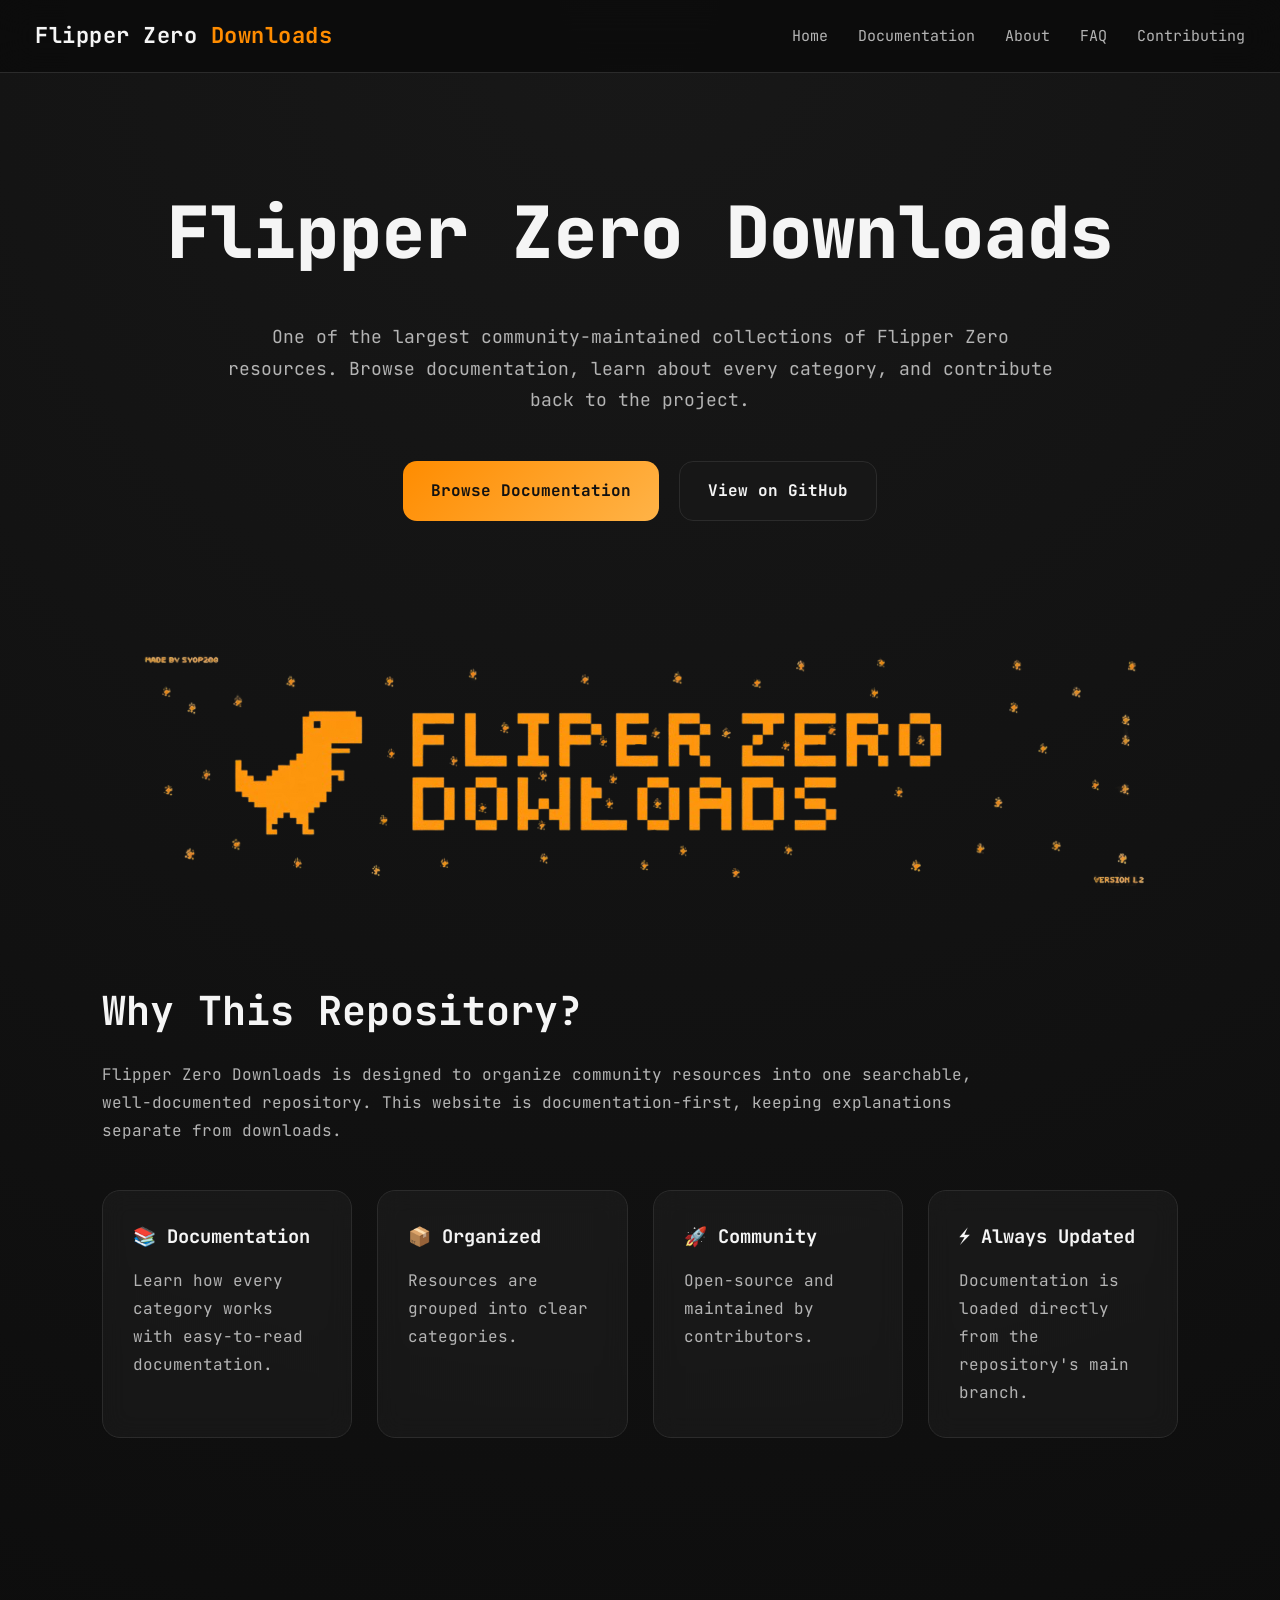
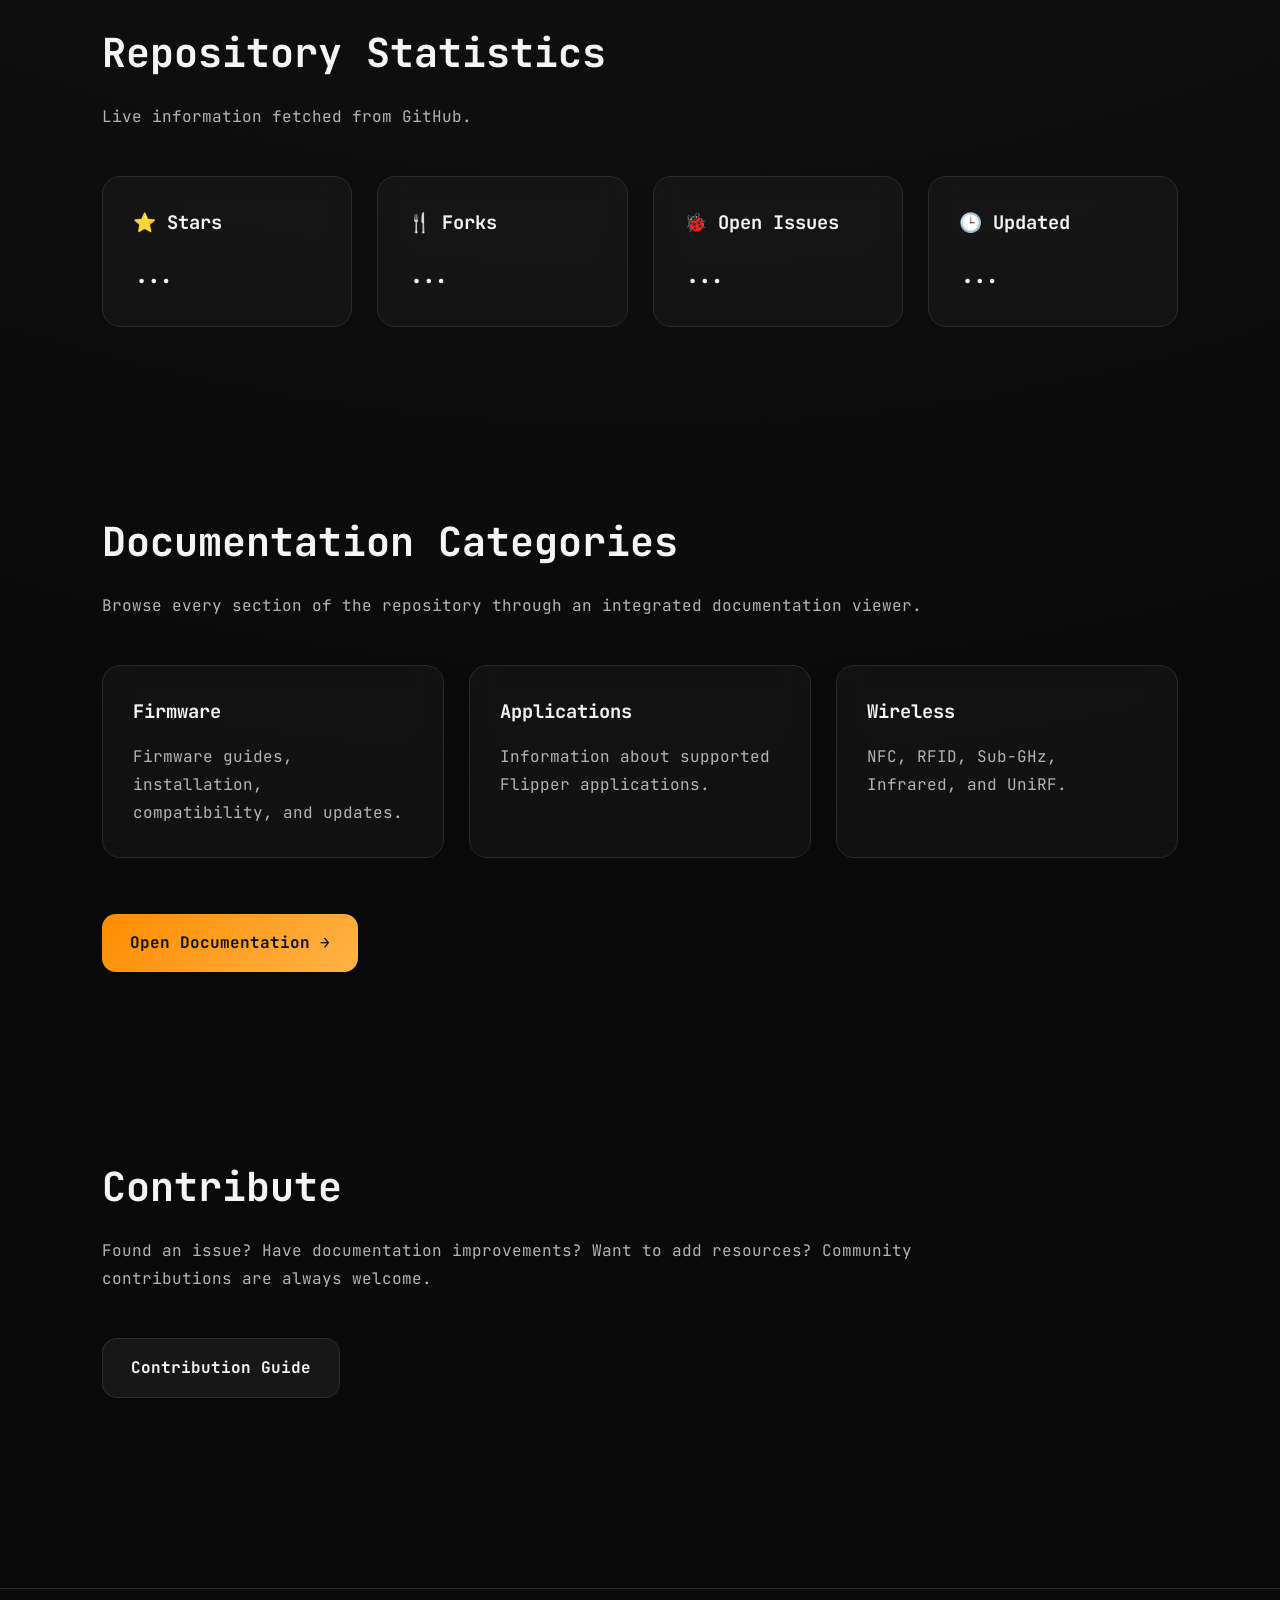
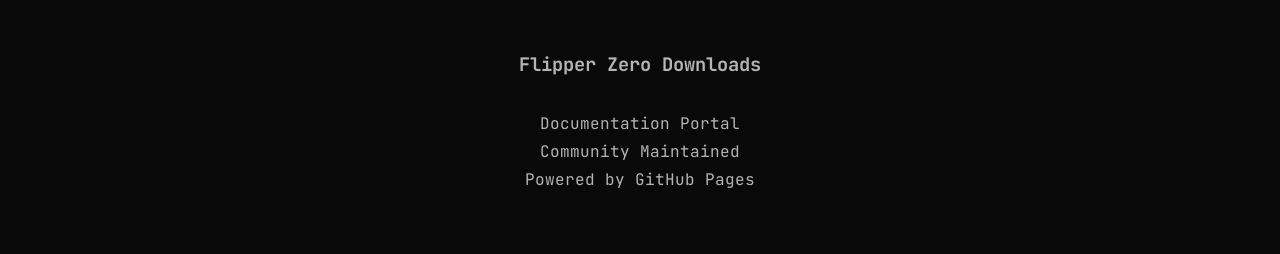
<file: index.html>
<!DOCTYPE html>
<html lang="en">

<head>

<meta charset="UTF-8">
<meta name="viewport" content="width=device-width, initial-scale=1.0">

<title>Flipper Zero Downloads</title>

<meta name="description"
content="Community-maintained Flipper Zero Downloads documentation.">

<link rel="icon" type="image/x-icon" href="favicon.png">

<link rel="icon" href="assets/logo.png">

<link rel="stylesheet" href="style.css">

</head>

<body>

<header>

<nav>

<a href="index.html" class="logo">

Flipper Zero<span> Downloads</span>

</a>

<ul class="nav-links">

<li><a href="index.html" class="active">Home</a></li>

<li><a href="documentation.html">Documentation</a></li>

<li><a href="about.html">About</a></li>

<li><a href="faq.html">FAQ</a></li>

<li><a href="contributing.html">Contributing</a></li>

</ul>

</nav>

</header>

<main>

<section class="hero">

<div class="container">

<h1>

Flipper Zero Downloads

</h1>

<p>

One of the largest community-maintained collections of
Flipper Zero resources.

Browse documentation, learn about every category,
and contribute back to the project.

</p>

<div class="hero-buttons">

<a href="documentation.html" class="btn btn-primary">

Browse Documentation

</a>

<a
href="https://github.com/SYOP200/Flipper-Zero-Downloads"
target="_blank"
class="btn btn-secondary">

View on GitHub

</a>

</div>

</div>

</section>

<img src="assets/logo.png" alt="banner" class="center-block">

<section>

<div class="container">

<h2 class="section-title">

Why This Repository?

</h2>

<p class="section-description">

Flipper Zero Downloads is designed to organize
community resources into one searchable,
well-documented repository.

This website is documentation-first,
keeping explanations separate from downloads.

</p>

<div class="grid grid-4">

<div class="card">

<h3>

📚 Documentation

</h3>

<p>

Learn how every category works with
easy-to-read documentation.

</p>

</div>

<div class="card">

<h3>

📦 Organized

</h3>

<p>

Resources are grouped into
clear categories.

</p>

</div>

<div class="card">

<h3>

🚀 Community

</h3>

<p>

Open-source and maintained by contributors.

</p>

</div>

<div class="card">

<h3>

⚡ Always Updated

</h3>

<p>

Documentation is loaded directly
from the repository's main branch.

</p>

</div>

</div>

</div>

</section>

<section>

<div class="container">

<h2 class="section-title">

Repository Statistics

</h2>

<p class="section-description">

Live information fetched from GitHub.

</p>

<div class="grid grid-4">

<div class="card">

<h3>⭐ Stars</h3>

<h1 id="repoStars">

...

</h1>

</div>

<div class="card">

<h3>🍴 Forks</h3>

<h1 id="repoForks">

...

</h1>

</div>

<div class="card">

<h3>🐞 Open Issues</h3>

<h1 id="repoIssues">

...

</h1>

</div>

<div class="card">

<h3>🕒 Updated</h3>

<h1 id="repoUpdated">

...

</h1>

</div>

</div>

</div>

</section>

<section>

<div class="container">

<h2 class="section-title">

Documentation Categories

</h2>

<p class="section-description">

Browse every section of the repository
through an integrated documentation viewer.

</p>

<div class="grid grid-3">

<div class="card">

<h3>

Firmware

</h3>

<p>

Firmware guides,
installation,
compatibility,
and updates.

</p>

</div>

<div class="card">

<h3>

Applications

</h3>

<p>

Information about supported
Flipper applications.

</p>

</div>

<div class="card">

<h3>

Wireless

</h3>

<p>

NFC,
RFID,
Sub-GHz,
Infrared,
and UniRF.

</p>

</div>

</div>

<br><br>

<a
href="documentation.html"
class="btn btn-primary">

Open Documentation →

</a>

</div>

</section>

<section>

<div class="container">

<h2 class="section-title">

Contribute

</h2>

<p class="section-description">

Found an issue?

Have documentation improvements?

Want to add resources?

Community contributions are always welcome.

</p>

<a
href="contributing.html"
class="btn btn-secondary">

Contribution Guide

</a>

</div>

</section>

</main>

<footer>

<div class="container">

<h3>

Flipper Zero Downloads

</h3>

<br>

<p>

Documentation Portal

</p>

<p>

Community Maintained

</p>

<p>

Powered by GitHub Pages

</p>

</div>

</footer>

<script src="script.js"></script>

</body>

</html>
</file>
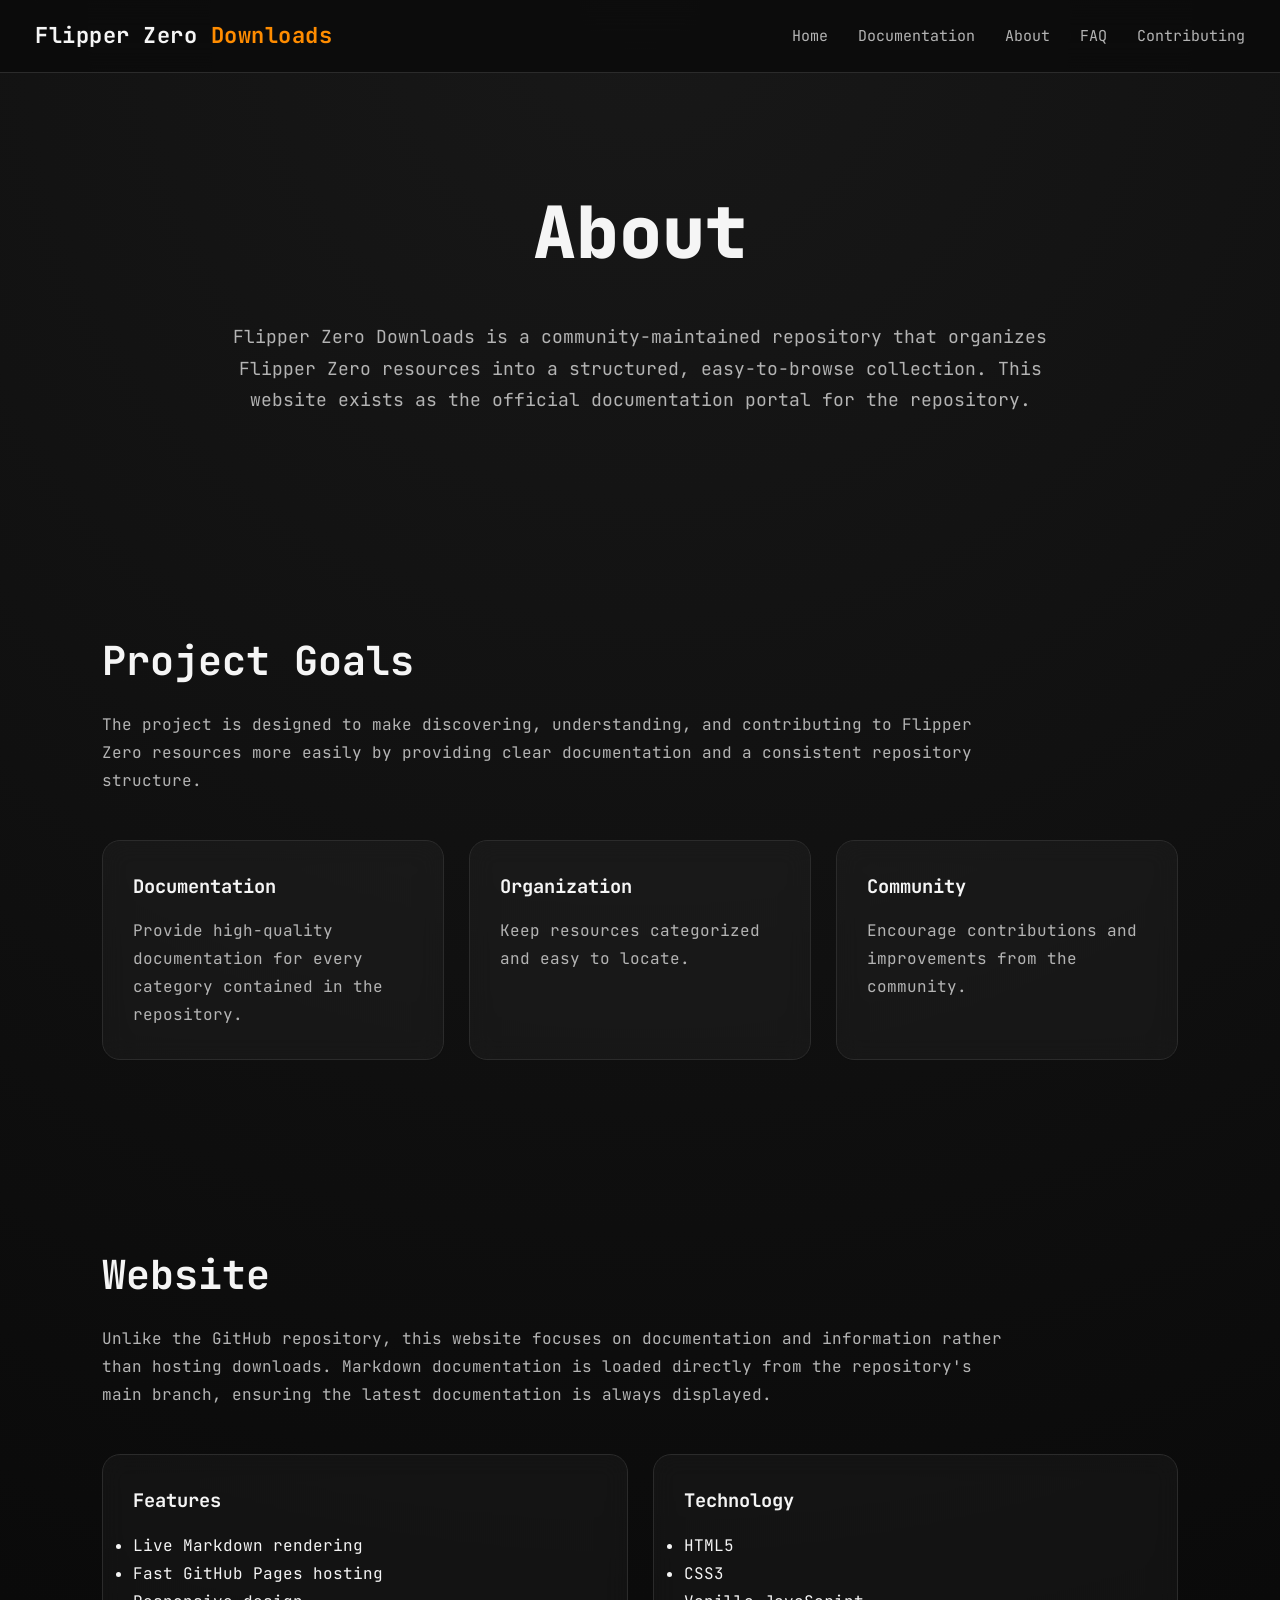
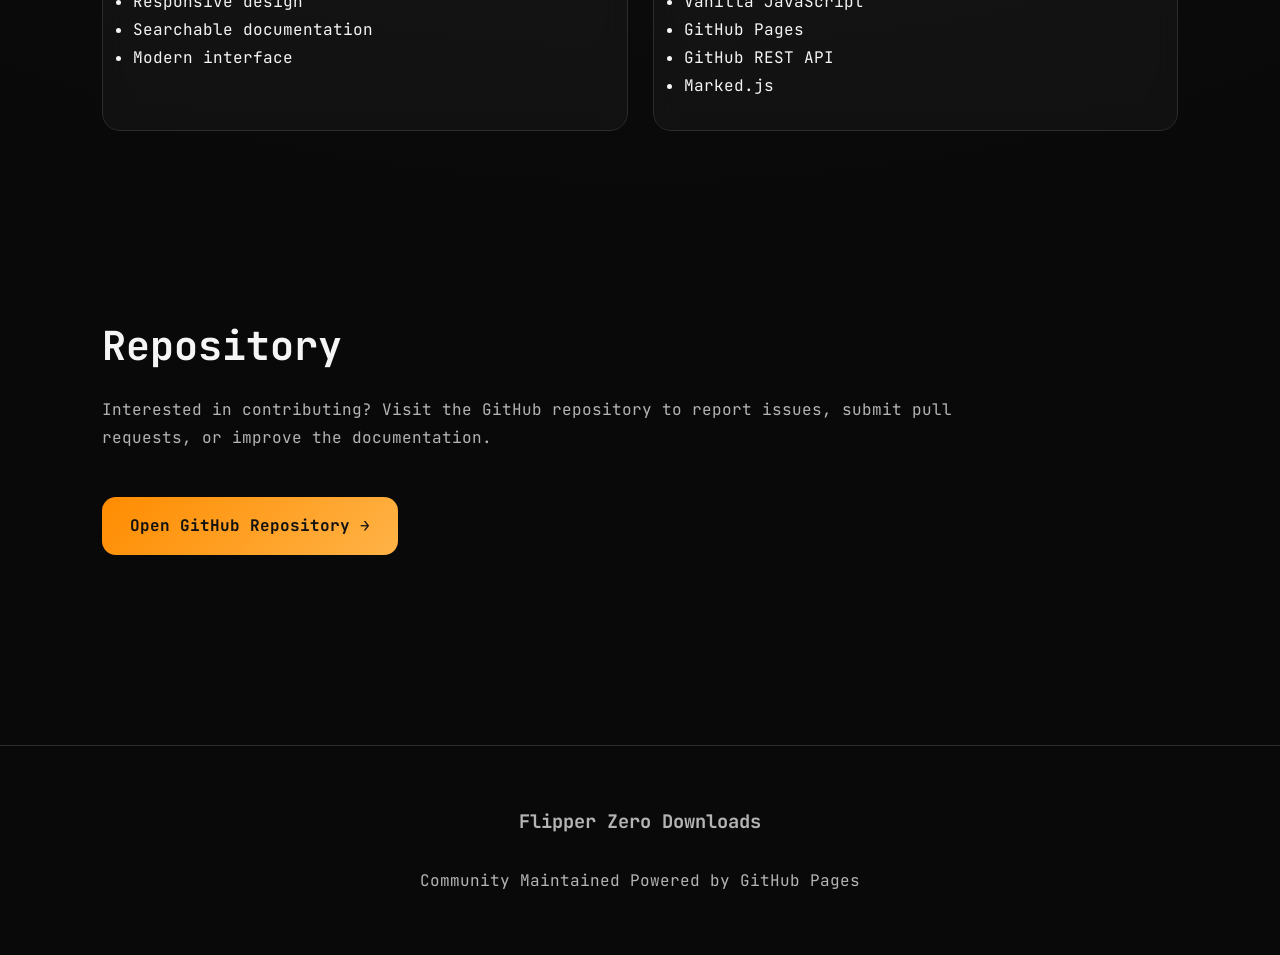
<file: about.html>
<!DOCTYPE html>
<html lang="en">

<head>

<meta charset="UTF-8">
<meta name="viewport" content="width=device-width, initial-scale=1.0">

<title>About | Flipper Zero Downloads</title>

<meta name="description"
content="Learn more about the Flipper Zero Downloads project.">

<link rel="stylesheet" href="style.css">

</head>

<body>

<header>

<nav>

<a href="index.html" class="logo">

Flipper Zero<span> Downloads</span>

</a>

<ul class="nav-links">

<li><a href="index.html">Home</a></li>

<li><a href="documentation.html">Documentation</a></li>

<li><a href="about.html" class="active">About</a></li>

<li><a href="faq.html">FAQ</a></li>

<li><a href="contributing.html">Contributing</a></li>

</ul>

</nav>

</header>

<main>

<section class="hero">

<div class="container">

<h1>

About

</h1>

<p>

Flipper Zero Downloads is a community-maintained repository that organizes
Flipper Zero resources into a structured, easy-to-browse collection.

This website exists as the official documentation portal for the repository.

</p>

</div>

</section>

<section>

<div class="container">

<h2 class="section-title">

Project Goals

</h2>

<p class="section-description">

The project is designed to make discovering, understanding,
and contributing to Flipper Zero resources more easily by providing
clear documentation and a consistent repository structure.

</p>

<div class="grid grid-3">

<div class="card">

<h3>

Documentation

</h3>

<p>

Provide high-quality documentation for every category
contained in the repository.

</p>

</div>

<div class="card">

<h3>

Organization

</h3>

<p>

Keep resources categorized and easy to locate.

</p>

</div>

<div class="card">

<h3>

Community

</h3>

<p>

Encourage contributions and improvements from the community.

</p>

</div>

</div>

</div>

</section>

<section>

<div class="container">

<h2 class="section-title">

Website

</h2>

<p class="section-description">

Unlike the GitHub repository, this website focuses on
documentation and information rather than hosting downloads.

Markdown documentation is loaded directly from the repository's
main branch, ensuring the latest documentation is always displayed.

</p>

<div class="grid grid-2">

<div class="card">

<h3>

Features

</h3>

<ul>

<li>Live Markdown rendering</li>
<li>Fast GitHub Pages hosting</li>
<li>Responsive design</li>
<li>Searchable documentation</li>
<li>Modern interface</li>

</ul>

</div>

<div class="card">

<h3>

Technology

</h3>

<ul>

<li>HTML5</li>
<li>CSS3</li>
<li>Vanilla JavaScript</li>
<li>GitHub Pages</li>
<li>GitHub REST API</li>
<li>Marked.js</li>

</ul>

</div>

</div>

</div>

</section>

<section>

<div class="container">

<h2 class="section-title">

Repository

</h2>

<p class="section-description">

Interested in contributing?

Visit the GitHub repository to report issues,
submit pull requests,
or improve the documentation.

</p>

<a

class="btn btn-primary"

href="https://github.com/SYOP200/Flipper-Zero-Downloads"

target="_blank">

Open GitHub Repository →

</a>

</div>

</section>

</main>

<footer>

<div class="container">

<h3>

Flipper Zero Downloads

</h3>

<br>

<p>

Community Maintained

Powered by GitHub Pages

</p>

</div>

</footer>

<script src="script.js"></script>

</body>

</html>
</file>
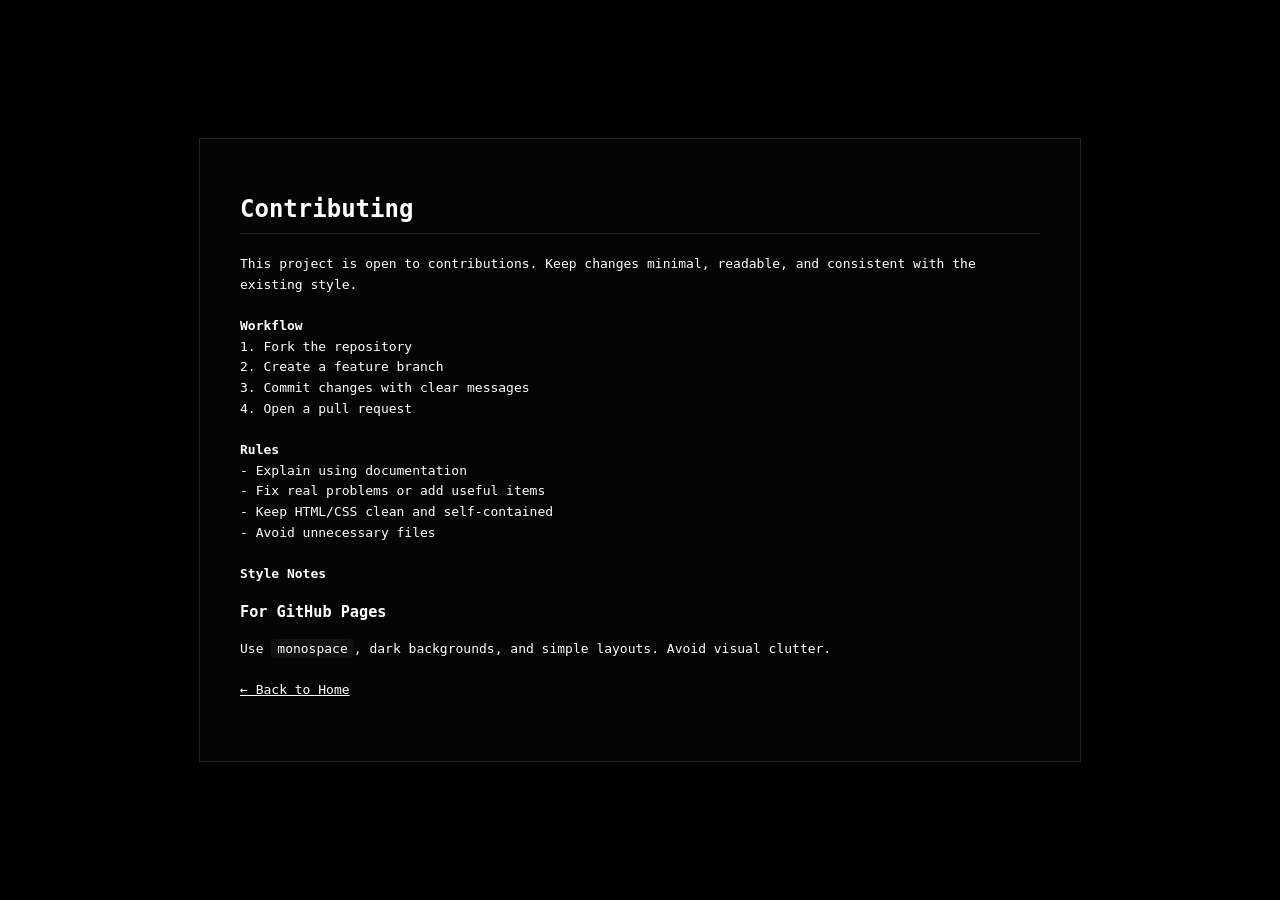
<file: contributing.html>
<!DOCTYPE html>
<html lang="en">
<head>
  <meta charset="UTF-8" />
  <meta name="viewport" content="width=device-width, initial-scale=1.0"/>
  <title>Contributing</title>
  <style>
    body {
      margin: 0;
      font-family: monospace;
      background: #000;
      color: #fff;
      display: flex;
      justify-content: center;
      align-items: center;
      min-height: 100vh;
    }

    .container {
      max-width: 800px;
      padding: 40px;
      border: 1px solid #222;
      background: #050505;
    }

    h1 {
      font-size: 24px;
      margin-bottom: 20px;
      border-bottom: 1px solid #222;
      padding-bottom: 10px;
    }

    code {
      background: #111;
      padding: 2px 6px;
      border-radius: 4px;
    }

    a {
      color: #fff;
      text-decoration: underline;
    }

    .section {
      margin-bottom: 20px;
      line-height: 1.6;
    }
  </style>
</head>
<body>
  <div class="container">
    <h1>Contributing</h1>

    <div class="section">
      This project is open to contributions. Keep changes minimal, readable, and consistent with the existing style.
    </div>

    <div class="section">
      <strong>Workflow</strong><br/>
      1. Fork the repository<br/>
      2. Create a feature branch<br/>
      3. Commit changes with clear messages<br/>
      4. Open a pull request
    </div>

    <div class="section">
      <strong>Rules</strong><br/>
      - Explain using documentation<br/>
      - Fix real problems or add useful items<br/>
      - Keep HTML/CSS clean and self-contained<br/>
      - Avoid unnecessary files
    </div>

    <div class="section">
      <strong>Style Notes </strong><br/>
      <h3>For GitHub Pages</h3>
      Use <code>monospace</code>, dark backgrounds, and simple layouts. Avoid visual clutter.
    </div>

    <div class="section">
      <a href="index.html">← Back to Home</a>
    </div>
  </div>
</body>
</html>
</file>
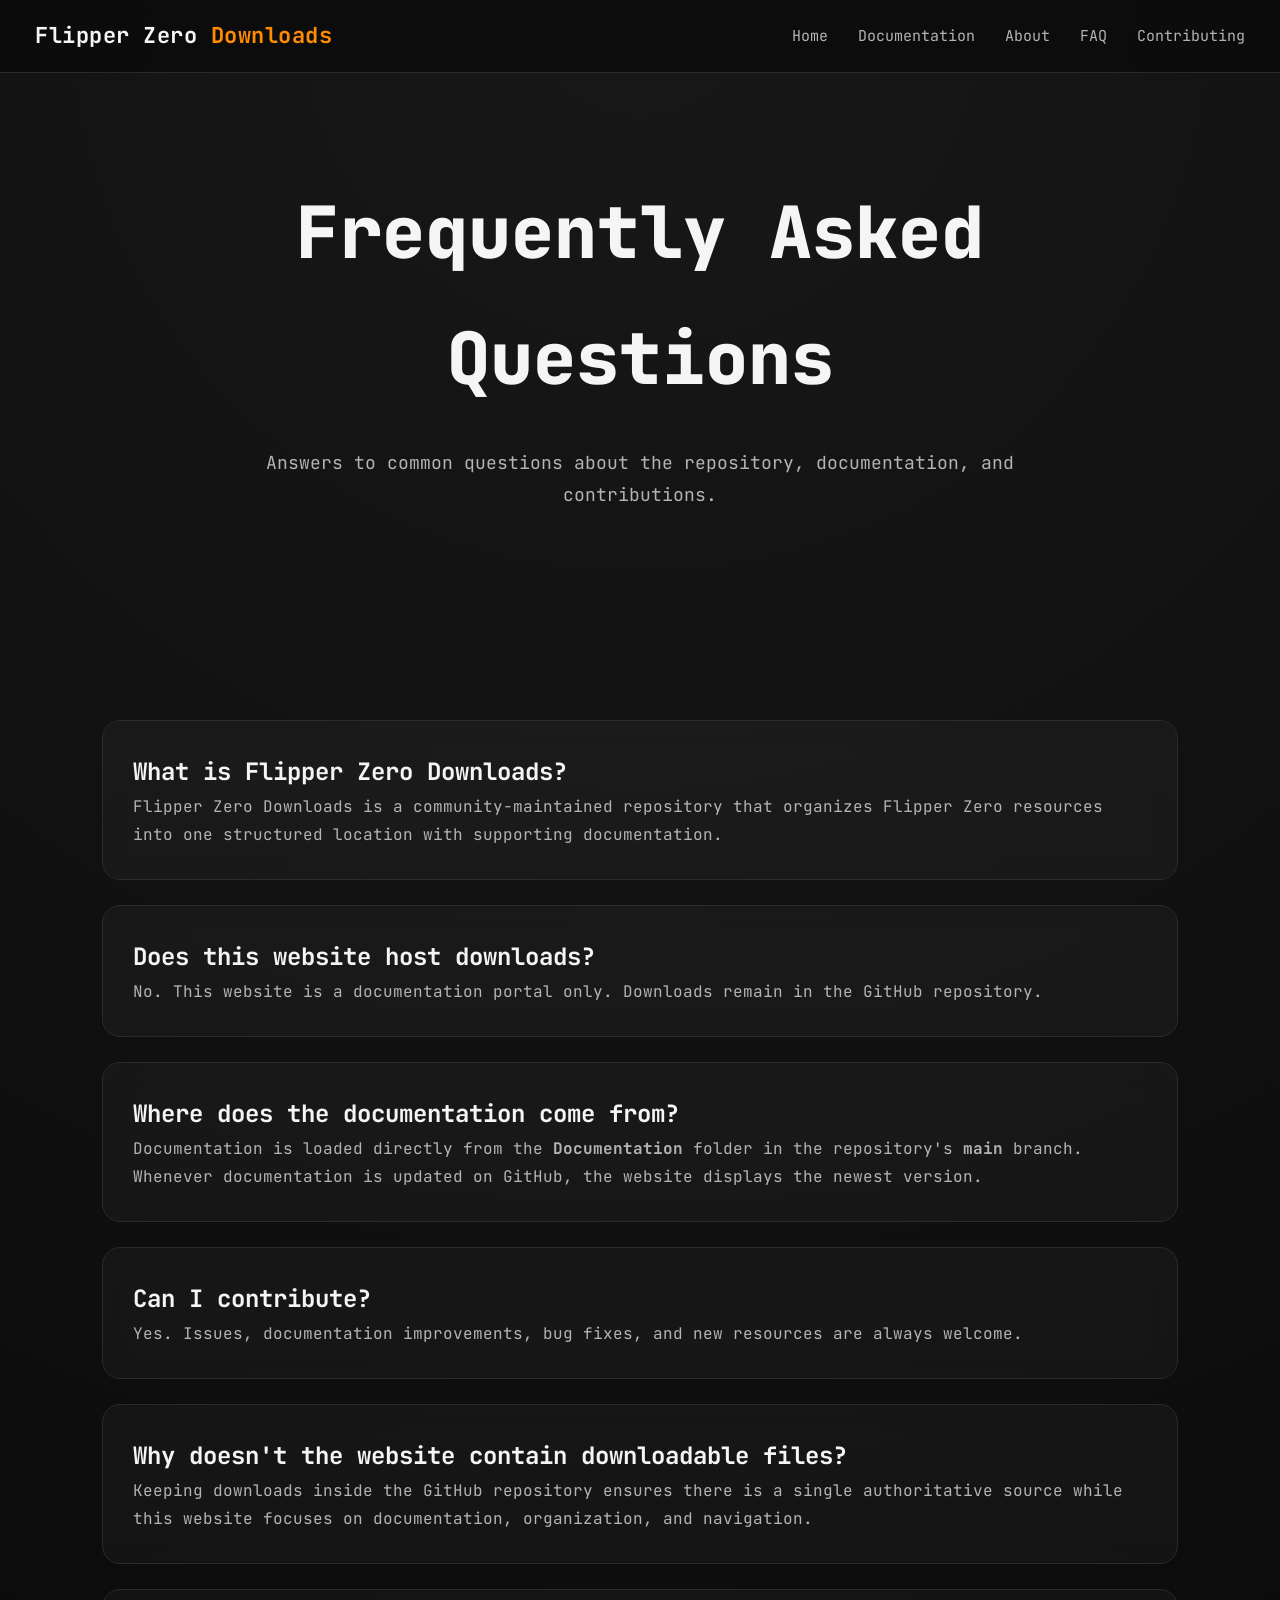
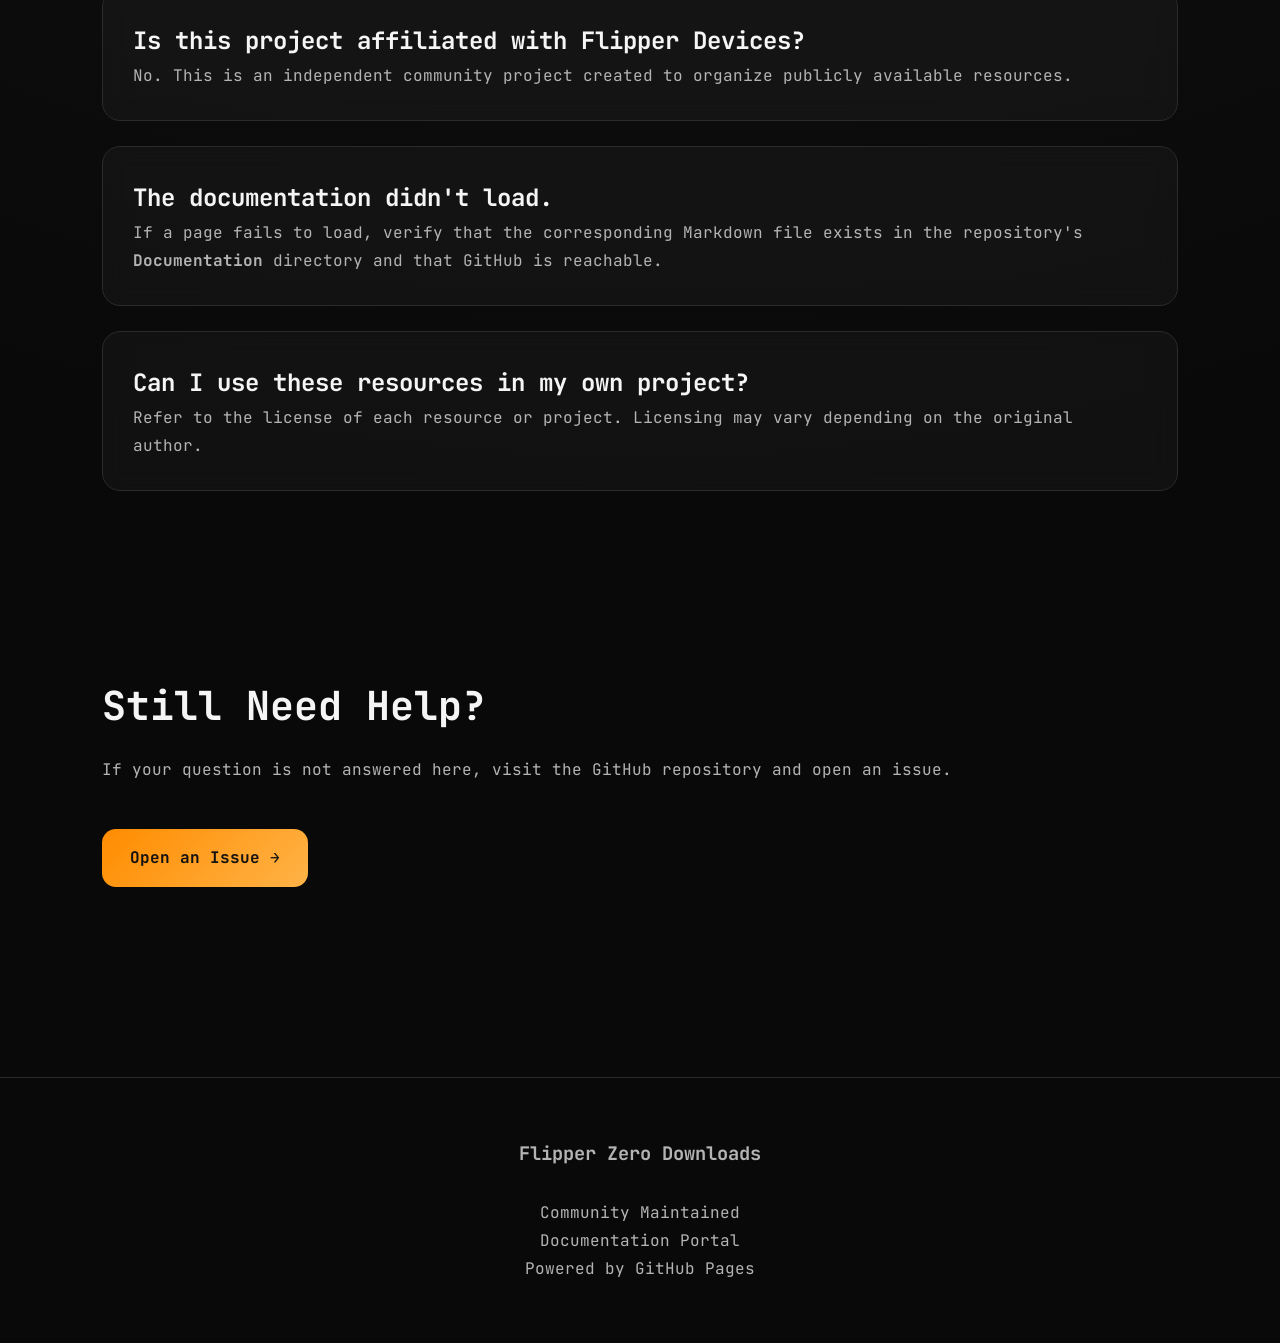
<file: faq.html>
<!DOCTYPE html>
<html lang="en">

<head>

<meta charset="UTF-8">
<meta name="viewport" content="width=device-width, initial-scale=1.0">

<title>FAQ | Flipper Zero Downloads</title>

<meta name="description"
content="Frequently Asked Questions for Flipper Zero Downloads.">

<link rel="stylesheet" href="style.css">

</head>

<body>

<header>

<nav>

<a href="index.html" class="logo">

Flipper Zero<span> Downloads</span>

</a>

<ul class="nav-links">

<li><a href="index.html">Home</a></li>

<li><a href="documentation.html">Documentation</a></li>

<li><a href="about.html">About</a></li>

<li><a href="faq.html" class="active">FAQ</a></li>

<li><a href="contributing.html">Contributing</a></li>

</ul>

</nav>

</header>

<main>

<section class="hero">

<div class="container">

<h1>

Frequently Asked Questions

</h1>

<p>

Answers to common questions about the repository,
documentation, and contributions.

</p>

</div>

</section>

<section>

<div class="container">

<div class="grid">

<div class="card">

<h2>

What is Flipper Zero Downloads?

</h2>

<p>

Flipper Zero Downloads is a community-maintained repository
that organizes Flipper Zero resources into one structured
location with supporting documentation.

</p>

</div>

<div class="card">

<h2>

Does this website host downloads?

</h2>

<p>

No.

This website is a documentation portal only.

Downloads remain in the GitHub repository.

</p>

</div>

<div class="card">

<h2>

Where does the documentation come from?

</h2>

<p>

Documentation is loaded directly from the
<strong>Documentation</strong> folder in the
repository's <strong>main</strong> branch.

Whenever documentation is updated on GitHub,
the website displays the newest version.

</p>

</div>

<div class="card">

<h2>

Can I contribute?

</h2>

<p>

Yes.

Issues, documentation improvements,
bug fixes,
and new resources are always welcome.

</p>

</div>

<div class="card">

<h2>

Why doesn't the website contain downloadable files?

</h2>

<p>

Keeping downloads inside the GitHub repository
ensures there is a single authoritative source
while this website focuses on documentation,
organization, and navigation.

</p>

</div>

<div class="card">

<h2>

Is this project affiliated with Flipper Devices?

</h2>

<p>

No.

This is an independent community project
created to organize publicly available resources.

</p>

</div>

<div class="card">

<h2>

The documentation didn't load.

</h2>

<p>

If a page fails to load,
verify that the corresponding Markdown file
exists in the repository's
<strong>Documentation</strong> directory
and that GitHub is reachable.

</p>

</div>

<div class="card">

<h2>

Can I use these resources in my own project?

</h2>

<p>

Refer to the license of each resource or project.
Licensing may vary depending on the original author.

</p>

</div>

</div>

</div>

</section>

<section>

<div class="container">

<h2 class="section-title">

Still Need Help?

</h2>

<p class="section-description">

If your question is not answered here,
visit the GitHub repository and open an issue.

</p>

<a

class="btn btn-primary"

href="https://github.com/SYOP200/Flipper-Zero-Downloads/issues"

target="_blank">

Open an Issue →

</a>

</div>

</section>

</main>

<footer>

<div class="container">

<h3>

Flipper Zero Downloads

</h3>

<br>

<p>

Community Maintained

</p>

<p>

Documentation Portal

</p>

<p>

Powered by GitHub Pages

</p>

</div>

</footer>

<script src="script.js"></script>

</body>

</html>
</file>
<file: style.css>
/* ==========================================================
   Flipper Zero Downloads
   Global Styles
   ========================================================== */

@import url('https://fonts.googleapis.com/css2?family=JetBrains+Mono:wght@300;400;500;600;700;800&display=swap');

:root{

    --bg:#090909;
    --bg-secondary:#111111;
    --surface:#171717;
    --surface-hover:#1f1f1f;

    --border:#2b2b2b;

    --text:#f5f5f5;
    --muted:#b4b4b4;

    --accent:#ff8c00;
    --accent-light:#ffb347;

    --success:#2ecc71;
    --danger:#ff5555;

    --shadow:0 15px 45px rgba(0,0,0,.35);

    --radius:18px;

    --transition:.25s ease;

}

*{

margin:0;
padding:0;
box-sizing:border-box;

}

html{

scroll-behavior:smooth;

}

body{

font-family:"JetBrains Mono",monospace;

background:
radial-gradient(circle at top,#181818,#090909 70%);

color:var(--text);

line-height:1.75;

min-height:100vh;

}

img{

display:block;

max-width:100%;

}

a{

color:inherit;

text-decoration:none;

}

button{

font-family:inherit;

cursor:pointer;

}

section{

padding:90px 8%;

}

.container{

max-width:1450px;

margin:auto;

}

/* =======================
        NAVBAR
======================= */

header{

position:fixed;

top:0;

left:0;

right:0;

z-index:9999;

backdrop-filter:blur(18px);

background:rgba(10,10,10,.75);

border-bottom:1px solid var(--border);

}

nav{

max-width:1500px;

margin:auto;

height:72px;

display:flex;

align-items:center;

justify-content:space-between;

padding:0 35px;

}

.logo{

font-size:22px;

font-weight:700;

letter-spacing:.5px;

}

.logo span{

color:var(--accent);

}

.nav-links{

display:flex;

gap:30px;

list-style:none;

}

.nav-links a{

color:var(--muted);

transition:var(--transition);

font-size:15px;

}

.nav-links a:hover{

color:white;

}

.nav-links a.active{

color:var(--accent);

}

/* =======================
          HERO
======================= */

.hero{

padding-top:170px;

padding-bottom:120px;

text-align:center;

}

.hero h1{

font-size:4.5rem;

font-weight:800;

margin-bottom:25px;

}

.hero p{

max-width:850px;

margin:auto;

font-size:18px;

color:var(--muted);

}

.hero-buttons{

margin-top:45px;

display:flex;

justify-content:center;

gap:20px;

flex-wrap:wrap;

}

/* =======================
        BUTTONS
======================= */

.btn{

display:inline-flex;

align-items:center;

justify-content:center;

padding:15px 28px;

border-radius:14px;

transition:var(--transition);

font-weight:700;

}

.btn-primary{

background:linear-gradient(
135deg,
var(--accent),
var(--accent-light)
);

color:#111;

}

.btn-primary:hover{

transform:translateY(-3px);

box-shadow:0 15px 35px rgba(255,140,0,.2);

}

.btn-secondary{

background:var(--surface);

border:1px solid var(--border);

}

.btn-secondary:hover{

background:var(--surface-hover);

}

/* =======================
          CARDS
======================= */

.grid{

display:grid;

gap:25px;

}

.grid-2{

grid-template-columns:repeat(auto-fit,minmax(420px,1fr));

}

.grid-3{

grid-template-columns:repeat(auto-fit,minmax(300px,1fr));

}

.grid-4{

grid-template-columns:repeat(auto-fit,minmax(240px,1fr));

}

.card{

background:rgba(255,255,255,.035);

border:1px solid var(--border);

border-radius:var(--radius);

padding:30px;

transition:var(--transition);

backdrop-filter:blur(12px);

}

.card:hover{

transform:translateY(-5px);

border-color:var(--accent);

box-shadow:var(--shadow);

}

.card h3{

margin-bottom:14px;

}

.card p{

color:var(--muted);

}

/* =======================
       SECTION TITLE
======================= */

.section-title{

font-size:2.5rem;

margin-bottom:15px;

}

.section-description{

max-width:900px;

color:var(--muted);

margin-bottom:45px;

}

/* =======================
    DOCUMENTATION GRID
======================= */

.doc-grid{

display:grid;

grid-template-columns:
repeat(auto-fit,minmax(220px,1fr));

gap:20px;

margin-bottom:45px;

}

.doc-card{

background:rgba(255,255,255,.04);

border:1px solid var(--border);

border-radius:16px;

padding:24px;

transition:var(--transition);

cursor:pointer;

}

.doc-card:hover{

border-color:var(--accent);

transform:translateY(-4px);

}

.doc-card.active{

background:rgba(255,140,0,.08);

border-color:var(--accent);

}

.doc-card h3{

margin-bottom:10px;

}

.doc-card p{

font-size:14px;

color:var(--muted);

}

/* =======================
    DOCUMENT VIEWER
======================= */

#viewer{

background:#101010;

border:1px solid var(--border);

border-radius:20px;

padding:45px;

min-height:700px;

overflow-x:auto;

box-shadow:var(--shadow);

}

#viewer img{

border-radius:16px;

margin:25px auto;

}

#viewer h1{

font-size:2.4rem;

margin-bottom:20px;

padding-bottom:15px;

border-bottom:1px solid var(--border);

}

#viewer h2{

margin-top:40px;

margin-bottom:18px;

}

#viewer h3{

margin-top:30px;

margin-bottom:12px;

}

#viewer p{

margin:14px 0;

}

#viewer ul,
#viewer ol{

margin-left:25px;

margin-top:15px;

margin-bottom:15px;

}

#viewer table{

width:100%;

border-collapse:collapse;

margin:30px 0;

}

#viewer td,
#viewer th{

border:1px solid var(--border);

padding:12px;

}

#viewer pre{

background:#0b0b0b;

padding:20px;

border-radius:14px;

overflow:auto;

margin:25px 0;

}

#viewer code{

font-family:inherit;

}

#viewer blockquote{

border-left:4px solid var(--accent);

padding-left:18px;

margin:25px 0;

color:#ddd;

}

/* =======================
        FOOTER
======================= */

footer{

margin-top:100px;

padding:60px 8%;

border-top:1px solid var(--border);

text-align:center;

color:var(--muted);

}
/* =======================
      Images
======================= */

.center-block {
   
  display: block;
   
  margin-left: auto;
   
  margin-right: auto;
   
  max-width: 100%; 
   
  height: auto;
   
}

/* =======================
      RESPONSIVE
======================= */

@media(max-width:900px){

.hero h1{

font-size:3rem;

}

.nav-links{

display:none;

}

section{

padding:70px 6%;

}

.grid-2{

grid-template-columns:1fr;

}

#viewer{

padding:25px;

}
   
}
</file>
